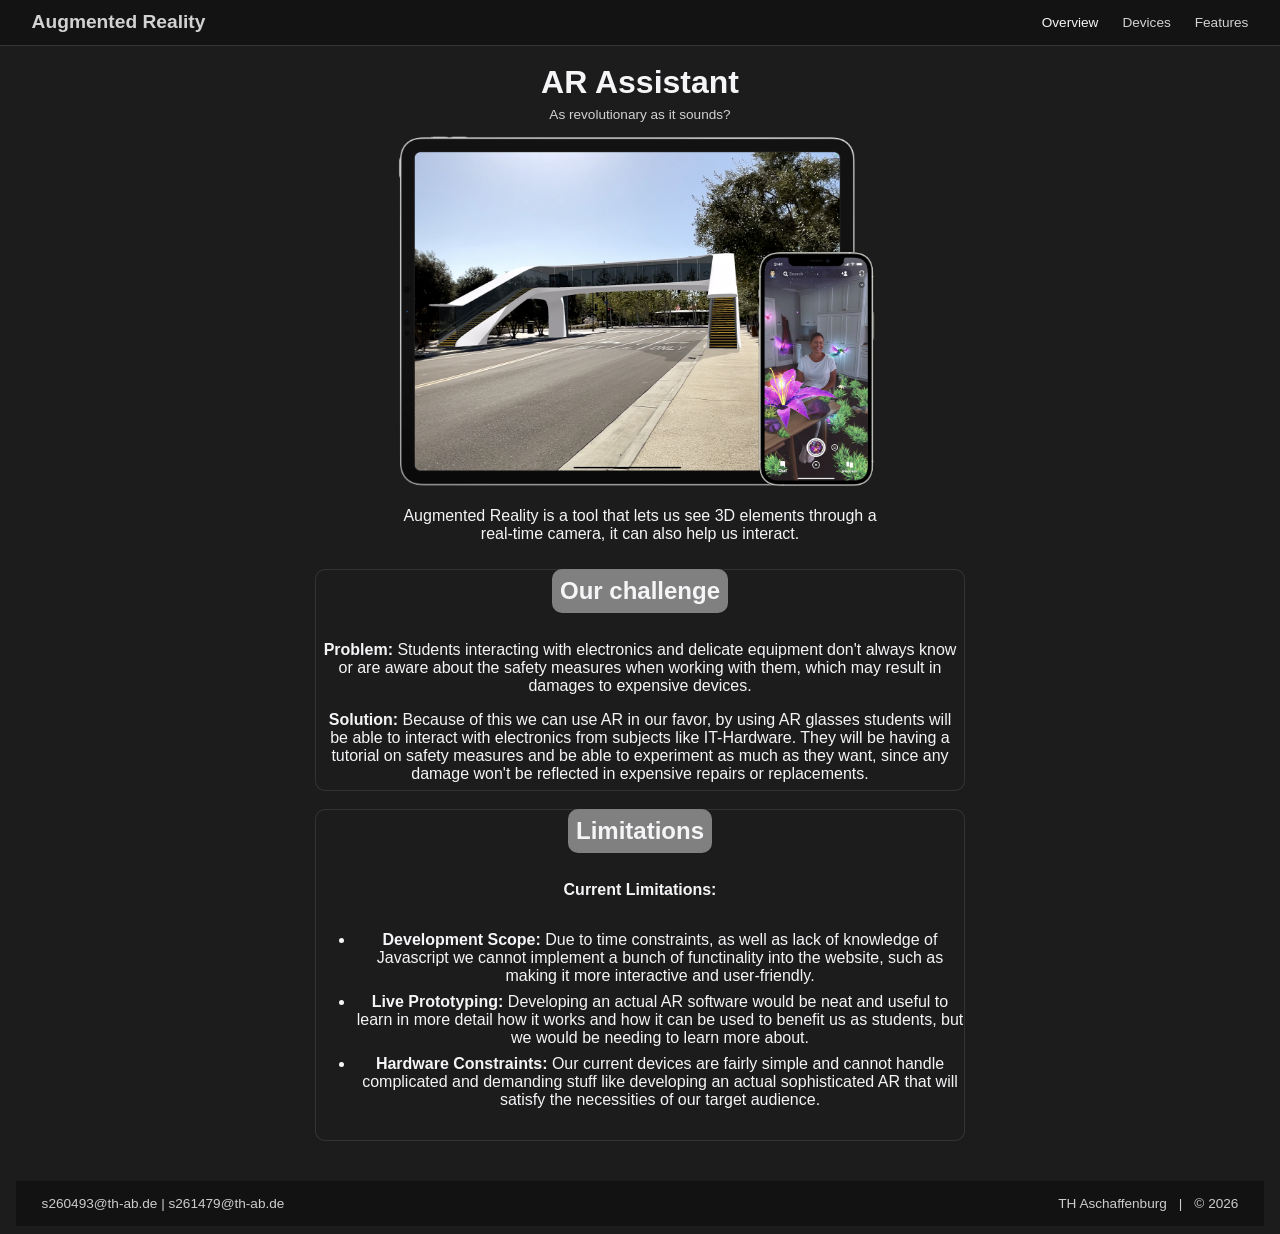
<file: index.html>
<!DOCTYPE html>
<html lang="en">

<!-- This head section contains the metadata for the web browser, it is not visible for the user -->
<head>
	<meta charset = "UTF-8">
	<meta name = "viewport"
	content="width=device-width, initial-scale=1.0">
	<title> Different Uses of AR </title>
	
	<link rel=stylesheet href="styles/general.css">
	<link rel="stylesheet" href="styles/index.css">

	<link rel="icon" href="images/logo-white.png">
	
	<link rel=stylesheet href="https://fonts.google.com/share?selection.family=Roboto:ital,wght@0,100..900;1,100..900">
</head>

<body>

	<!-- Navigation bar (This will be used to access other parts of the website) -->
	<nav>
	
		<div class = "section-1">
			<button class="btn-title" onclick="window.location.href='index.html'">
				Augmented Reality
			</button>
		</div>
		
		<div class = "section-2">
		
			<div class = "subpages">
			
				<div class = "menu-link">
					<button class = "current" onclick="window.location.href='index.html'">
						Overview
					</button>
				</div>

				<div class = "menu-link">
					<button onclick="window.location.href='devices.html'">
						Devices
					</button>
				</div>
				
				<div class = "menu-link">
						<button onclick="window.location.href='features.html'">
							Features
						</button>
						
				</div>	
			
			</div>
			
		</div>
		
	</nav>
		
<!-- The main content is displayed here -->

	<main>
		
		<div class="title-container">
			<h1 class="title">AR Assistant</h1>
		</div>

		<section class="description">
			<button class="description-btn" onclick="openModal()">
				As revolutionary as it sounds?
			</button>
		</section>

		<div class="img-container">
			<img src="images/ar-image.png" alt="devices using AR">
		</div>
		
		<article class="description">
			<p> Augmented Reality is a tool that lets us see 3D elements through a real-time camera, it can also help us interact. </p>
		</article>

		<br>
	
		<article class = "content">
			
			<h2 class="subtitle"> Our challenge</h2>
			
			<p>
				<strong>Problem:</strong> Students interacting with electronics and delicate equipment don't always know or are aware about the safety measures when working with them, which may result in damages to expensive devices.
			</p>

			<p>
				<strong>Solution: </strong>Because of this we can use AR in our favor, by using AR glasses students will be able to interact with electronics from subjects like IT-Hardware. They will be having a tutorial on safety measures and be able to experiment as much as they want, since any damage won't be reflected in expensive repairs or replacements.
			</p>
			
		</article>

		<br>
		
		<article class="content">

			<h2 class="subtitle"> Limitations  </h2>

			<p>

				<strong>Current Limitations: </strong> 
				<ul>
						<li>
								<strong>Development Scope:</strong> Due to time constraints, as well as lack of knowledge of Javascript we cannot implement a bunch of functinality into the website, such as making it more interactive and user-friendly.
						</li>
						<li>
								<strong>Live Prototyping:</strong> Developing an actual AR software would be neat and useful to learn in more detail how it works and how it can be used to benefit us as students, but we would be needing to learn more about.
						</li>
						<li>
								<strong>Hardware Constraints:</strong> Our current devices are fairly simple and cannot handle complicated and demanding stuff like developing an actual sophisticated AR that will satisfy the necessities of our target audience.
						</li>
				</ul>
			</p>

		</article>
		
	</main>

	<footer>
	
		<div class = "section-1">
			s260493@th-ab.de | s261479@th-ab.de
		</div>
		
		<div class = "section-2">
		
			<div class = "subpages">
			
				<div class = "menu-link">
						TH Aschaffenburg
				</div>

				<div class = "menu-link">
					|
				</div>

				<div class = "menu-link">
					© 2026
				</div>
			
			</div>
			
		</div>
		
	</footer>

</body>

</html>
</file>
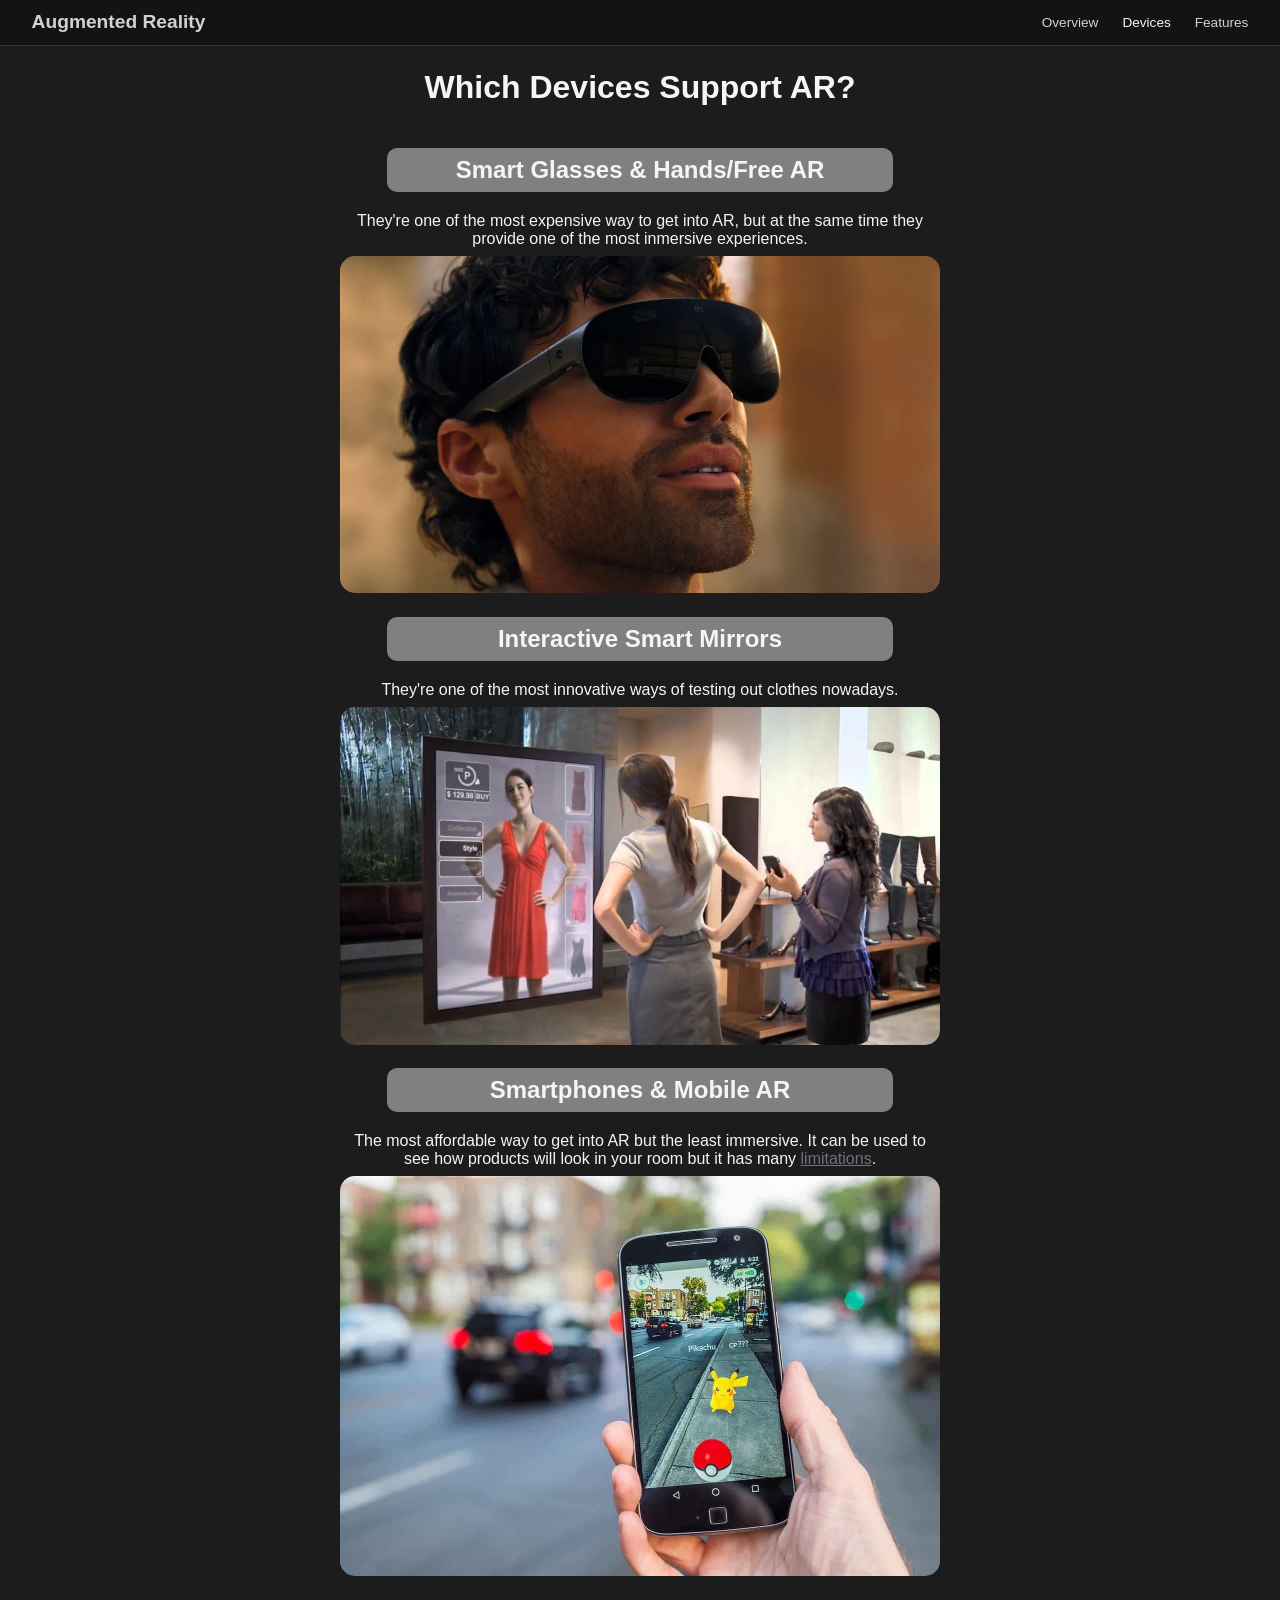
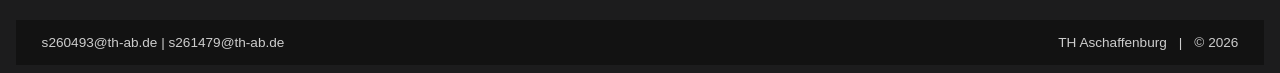
<file: devices.html>
<!DOCTYPE html>
<html lang="en">

<!-- This head section contains the metadata for the web browser, it is not visible for the user -->
<head>
	<meta charset = "UTF-8">
	<meta name = "viewport"
	content="width=device-width, initial-scale=1.0">
	<title> Different Uses of AR </title>
	
	<link rel=stylesheet href="styles/general.css">
	<link rel=stylesheet href="styles/devices.css">
	
	<link rel=stylesheet href="https://fonts.google.com/share?selection.family=Roboto:ital,wght@0,100..900;1,100..900">
</head>

<body>

	<nav>
	
		<div class = "section-1">
			<button class="btn-title" onclick="window.location.href='index.html'">
				Augmented Reality
			</button>
		</div>
		
		<div class = "section-2">
		
			<div class = "subpages">
			
				<div class = "menu-link">
					<button onclick="window.location.href='index.html'">
						Overview
					</button>
				</div>

				<div class = "menu-link">
					<button class = "current" onclick="window.location.href='devices.html'">
						Devices
					</button>
				</div>
				
				<div class = "menu-link">
						<button onclick="window.location.href='features.html'">
							Features
						</button>
						
				</div>	
			
			</div>
			
		</div>
		
	</nav>
		
	<main>
		
		<div class="title-container">
			<h1 class="title">Which Devices Support AR?</h1>
		</div>
		
	
		<article class = "content">
			
			<h2 class="subtitle"> Smart Glasses & Hands/Free AR</h2>
			
			<p> They're one of the most expensive way to get into AR, but at the same time they provide one of the most inmersive experiences. </p>

			<img src="images/meta-glasses.jpeg" alt="Picture of Meta VR Glasses">
			
		</article>
		
		<article class="content" id="smart-mirrors">
			
			<h2 class="subtitle"> Interactive Smart Mirrors </h2>

			<p>
				They're one of the most innovative ways of testing out clothes nowadays.
			</p>

			<img src="images/smart-mirror.jpeg" alt="Picture of a Virtual Try-On">

		</article>
		
		<article class="content">

			<h2 class="subtitle"> Smartphones & Mobile AR </h2>

			<p>
				The most affordable way to get into AR but the least immersive. It can be used to see how products will look in your room but it has many <a href="limitations.html">limitations</a>.
			</p>

			<img src="images/pokemon-go.jpeg" alt="Using AR in Pokemon Go">

		</article>
		
	</main>

	<footer>
	
		<div class = "section-1">
			s260493@th-ab.de | s261479@th-ab.de
		</div>
		
		<div class = "section-2">
		
			<div class = "subpages">
			
				<div class = "menu-link">
						TH Aschaffenburg
				</div>

				<div class = "menu-link">
					|
				</div>

				<div class = "menu-link">
					© 2026
				</div>
			
			</div>
			
		</div>
		
	</footer>

</body>

</html>
</file>
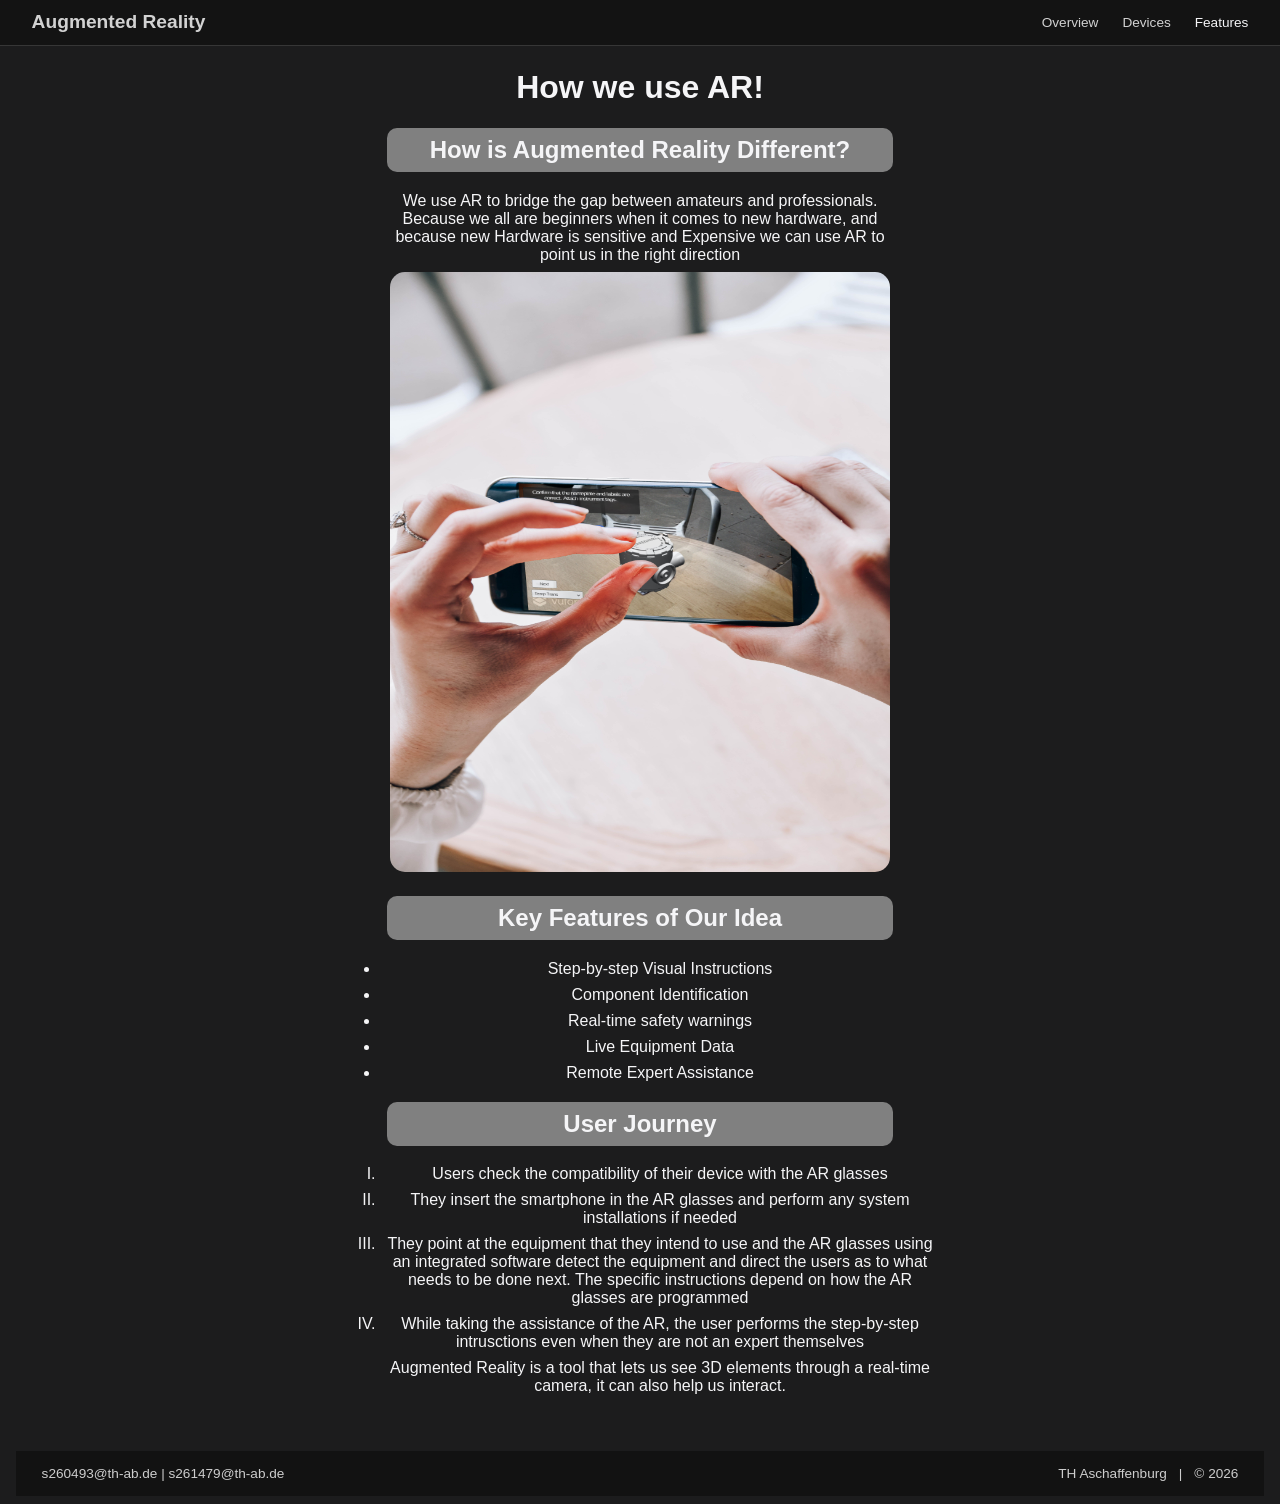
<file: features.html>
<!DOCTYPE html>
<html lang="en">

<!-- This head section contains the metadata for the web browser, it is not visible for the user -->
<head>
	<meta charset = "UTF-8">
	<meta name = "viewport"
	content="width=device-width, initial-scale=1.0">
	<title> Different Uses of AR </title>
	
	<link rel=stylesheet href="styles/general.css">
	<link rel=stylesheet href="styles/features.css">
	
	<link rel=stylesheet href="https://fonts.google.com/share?selection.family=Roboto:ital,wght@0,100..900;1,100..900">
</head>

<!-- second page -->


<body>

	<nav>
	
		<div class = "section-1">
			<button class="btn-title" onclick="window.location.href='index.html'">
				Augmented Reality
			</button>
		</div>
		
		<div class = "section-2">
		
			<div class = "subpages">
			
				<div class = "menu-link">
					<button onclick="window.location.href='index.html'">
						Overview
					</button>
				</div>

				<div class = "menu-link">
					<button onclick="window.location.href='devices.html'">
						Devices
					</button>
				</div>
				
				<div class = "menu-link">
						<button class = "current" onclick="window.location.href='features.html'">
							Features
						</button>
						
				</div>	
			
			</div>
			
		</div>
		
	</nav>
		
	<main>
		
		<div class="title-container">
			<h1>How we use AR! </h1>
		</div>
		
		<article class = "content">
			
			<h2 class="subtitle"> How is Augmented Reality Different? </h2>
			
			<p id="text">We use AR to bridge the gap between amateurs and professionals. Because we
all are beginners when it comes to new hardware, and because new Hardware is sensitive and Expensive
we can use AR to point us in the right direction 	
			</p>
			<img class="ar-example" src="images/ar-example.jpg" style="width:500px;height:600px;" alt="AR in industry">
			
		</article>
		
		<article class = "content">
			<h2 class="subtitle">Key Features of Our Idea </h2>
			
			<div>
				<ul>
					<li>Step-by-step Visual Instructions</li>
					<li>Component Identification </li>
					<li>Real-time safety warnings</li>
					<li>Live Equipment Data </li>
					<li>Remote Expert Assistance </li>
				</ul>
			</div>
			
		</article>

		<article class="content">
			<div class = "user instructions">
				<h2 class="subtitle">User Journey </h2>
				<ol type = "I">
					<li>Users check the compatibility of their device with the AR glasses </li>
					<li>They insert the smartphone in the AR glasses and perform any system installations if needed </li>
					<li>They point at the equipment that they intend to use and the AR glasses using an integrated software detect the equipment and direct the users as to what needs
						to be done next. The specific instructions depend on how the AR glasses are programmed </li>
					<li>While taking the assistance of the AR, the user performs the step-by-step intrusctions even when they are not an expert themselves </li>
				
				<p> Augmented Reality is a tool that lets us see 3D elements through a real-time camera, it can also help us interact. </p>
				
			</div>	
		</article>
		
		
	</main>

	<footer>
	
		<div class = "section-1">
			s260493@th-ab.de | s261479@th-ab.de
		</div>
		
		<div class = "section-2">
		
			<div class = "subpages">
			
				<div class = "menu-link">
						TH Aschaffenburg
				</div>

				<div class = "menu-link">
					|
				</div>

				<div class = "menu-link">
					© 2026
				</div>
			
			</div>
			
		</div>
		
	</footer>

</body>

</html>
</file>
<file: styles/general.css>
/* General styling for the website */

body {
	
	background-color: #1C1C1D;
	font-family: Roboto, Arial;
	color: #F5F5F7;
	
	padding :2.5rem 1rem 0 1rem;
	margin-left: auto;
	margin-right: auto;
	text-align: center;
}

main {

	padding-bottom: 2.5rem;

}

footer {

	display: flex;
	justify-content: right;
	align-items: center;
	background-color: rgba(18, 18, 18);
	position: static;
	bottom: 0;
	left:0;
	right: 0;
	width: 100%;
	height: 2.8rem;

}

/* They need to be flex so that their content can be in a row instead of a column */
footer .section-1, .section-2 {
	display: flex;
}

footer .section-1, .section-2 {
	
	width: 50%;
	padding-left: 2vw;
	color: #cdcdcd;
	font-size: 0.85rem;
	font-weight: 300;

}

footer .section-2 {
	
	width: 50%;
	padding-right: 2vw;
	justify-content: right;
	
}

footer .section-2 .subpages {
	
	display: flex;
	flex-direction: row;
	gap: 12px;
	
}

p {
	margin: 0.5rem ;
}

img {
	border-radius: 15px;
}

button {
	
	background-color: transparent;
	border: none;
	color: #D2D2D2;
}

button:hover {
	
	color: #F5F5F7;
	cursor: pointer;
	
}

li {

	margin: 0.5rem 0 0 0;

}

nav {
	
	display: flex;
	justify-content: right;
	align-items: center;
	background-color: rgba(18, 18, 18, 0.85);
	
	/* backdrop-filter blurs the content behind the navigation bar. Property discovered through Google Gemini */
	backdrop-filter: blur(10px);
	position: fixed;
	top: 0;
	left:0;
	width: 100%;
	height: 2.8rem;
	
	border-bottom: 1px solid rgba(255, 255, 255, 0.15);
	
}

/* They need to be flex so that their content can be in a row instead of a column */
nav .section-1, .section-2 {
	display: flex;
}

nav .section-1 {
	
	width: 50%;
	padding-left: 2vw;

}

nav .section-1 .btn-title {
	
	font-size: 1.2rem;
	font-weight: 600;
	
}

nav .section-2 {
	
	width: 50%;
	padding-right: 2vw;
	justify-content: right;
	
}

nav .section-2 .subpages {
	
	display: flex;
	flex-direction: row;
	gap: 12px;
	
}

nav .section-2 button {
	
	font-size: 0.85rem;
	font-weight: 300;
	
}

nav .section-2 .subpages .menu-link button.current {
	
	color: #F5F5F7;
	
}

nav .section-2 .subpages .menu-link button.current:hover {
	
	color: white;
	
}

.subtitle {

	display: block;
	margin-left: auto;
	margin-right: auto;
	background-color: gray;
	padding: .5rem;
	border-radius: 10px;
	max-width: 490px;

}

article.content {

  display: block;
  max-width: 600px;
  margin-left: auto;
  margin-right: auto;

}
</file>
<file: styles/index.css>
main .content {
	
	display: flex;
  max-width: 650px;
	flex-direction: column;
	justify-content: center;
  margin-left: auto;
  margin-right: auto;
  border-radius: 10px;

  /* Made with AI */
  box-shadow: 0 0px 0px 0px rgba(0, 0, 0, 0.5),
  inset 0 0 0 1px rgba(255, 255, 255, 0.1);
	
}

main article.description {

  display: flex;
  justify-content: center;
  margin-left: auto;
  margin-right: auto;
  max-width: 500px;

}

main div.title-container {
	
	display: flex;
	justify-content: center;
	
}

main .image-container{

  display: flex;
  justify-content: center;
  align-items: center;

}

main h1{

  margin: 1rem 0 0.3rem 0;

}

main section{

  display: flex;
  justify-content: center;

}

main button.description-btn {

  color: #D2D2D2;
  font-size: 0.85rem;
	font-weight: 300;

}

img {

  width: 90%;
  max-width: 500px;
  height: auto;

  display: block;
  margin-left: auto;
  margin-right: auto;

}

h2.subtitle {
  margin-top: 0;
}
</file>
<file: styles/devices.css>
.title-container {

  display: flex;
  justify-content: center;

}

a {
  color: #6d727e;
}

img{

  width: 100%;
  max-width: 600px;
  
}

article.content {

  display: block;
  max-width: 600px;
  margin-left: auto;
  margin-right: auto;

}
</file>
<file: styles/features.css>
main .ar-example{
  width: 50%;
}

#text {

  text-align: center;
  max-width: 500px;
  margin-left: auto;
  margin-right: auto;

}
</file>
